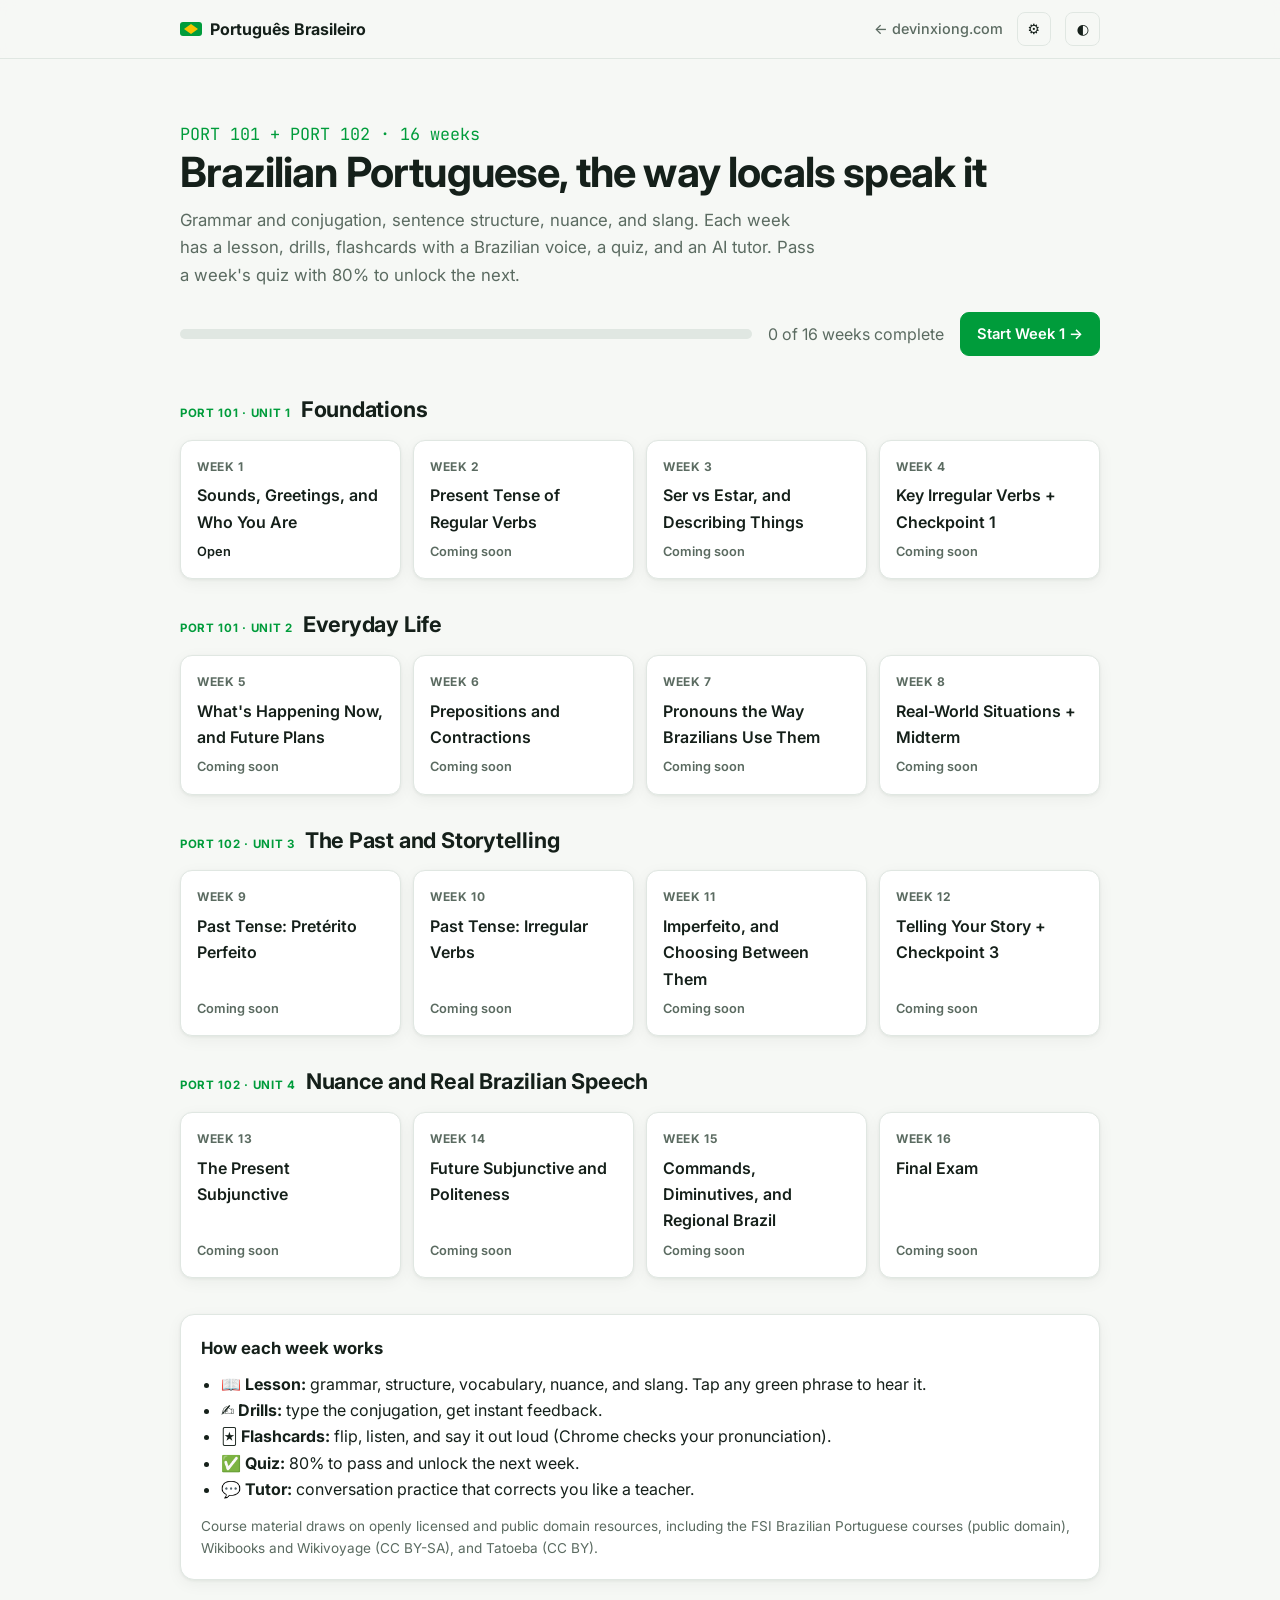
<file: site/portuguese/index.html>
<!doctype html>
<html lang="en">
<head>
  <meta charset="utf-8">
  <meta name="viewport" content="width=device-width, initial-scale=1">
  <title>Brazilian Portuguese | Self-Paced Course</title>
  <link rel="preconnect" href="https://fonts.googleapis.com">
  <link rel="preconnect" href="https://fonts.gstatic.com" crossorigin>
  <link href="https://fonts.googleapis.com/css2?family=Inter:wght@400;500;600;700&family=JetBrains+Mono:wght@400;500&display=swap" rel="stylesheet">
  <link rel="stylesheet" href="course.css">
</head>
<body>
  <header class="topbar">
    <div class="topbar-inner">
      <a class="brand" href="index.html"><span class="brand-flag"></span>Português Brasileiro</a>
      <nav>
        <a href="../index.html" class="hide-sm">← devinxiong.com</a>
        <button class="icon-btn" id="settings-btn" aria-label="Settings">⚙️</button>
        <button class="icon-btn" id="theme-toggle" aria-label="Toggle dark mode">◐</button>
      </nav>
    </div>
  </header>

  <main>
    <section class="hero">
      <p class="mono" style="color:var(--accent)">PORT 101 + PORT 102 · 16 weeks</p>
      <h1>Brazilian Portuguese, the way locals speak it</h1>
      <p>Grammar and conjugation, sentence structure, nuance, and slang. Each week has a lesson, drills, flashcards with a Brazilian voice, a quiz, and an AI tutor. Pass a week's quiz with 80% to unlock the next.</p>
      <div class="progress-wrap">
        <div class="progress"><span id="progress-bar" style="width:0"></span></div>
        <span class="muted" id="progress-text"></span>
        <a class="btn primary" id="continue" href="lesson.html?week=1">Start Week 1 →</a>
      </div>
    </section>

    <div id="units"></div>

    <section class="card" style="margin-top:36px">
      <h3>How each week works</h3>
      <ul style="padding-left:20px">
        <li><strong>📖 Lesson:</strong> grammar, structure, vocabulary, nuance, and slang. Tap any green phrase to hear it.</li>
        <li><strong>✍️ Drills:</strong> type the conjugation, get instant feedback.</li>
        <li><strong>🃏 Flashcards:</strong> flip, listen, and say it out loud (Chrome checks your pronunciation).</li>
        <li><strong>✅ Quiz:</strong> 80% to pass and unlock the next week.</li>
        <li><strong>💬 Tutor:</strong> conversation practice that corrects you like a teacher.</li>
      </ul>
      <p class="muted" style="margin-top:12px;font-size:.85rem">Course material draws on openly licensed and public domain resources, including the FSI Brazilian Portuguese courses (public domain), Wikibooks and Wikivoyage (CC BY-SA), and Tatoeba (CC BY).</p>
    </section>
  </main>

  <dialog id="settings">
    <h3>Sync and tutor</h3>
    <p class="muted">Enter your private sync key to unlock the AI tutor and sync progress across your devices.</p>
    <input id="sync-key" type="password" autocomplete="off" placeholder="Sync key">
    <div style="display:flex;gap:8px;justify-content:space-between;flex-wrap:wrap">
      <button class="btn" id="settings-reset">Clear this browser's progress</button>
      <span style="display:flex;gap:8px">
        <button class="btn" onclick="this.closest('dialog').close()">Cancel</button>
        <button class="btn primary" id="settings-save">Save</button>
      </span>
    </div>
  </dialog>

  <script src="course.js"></script>
</body>
</html>
</file>
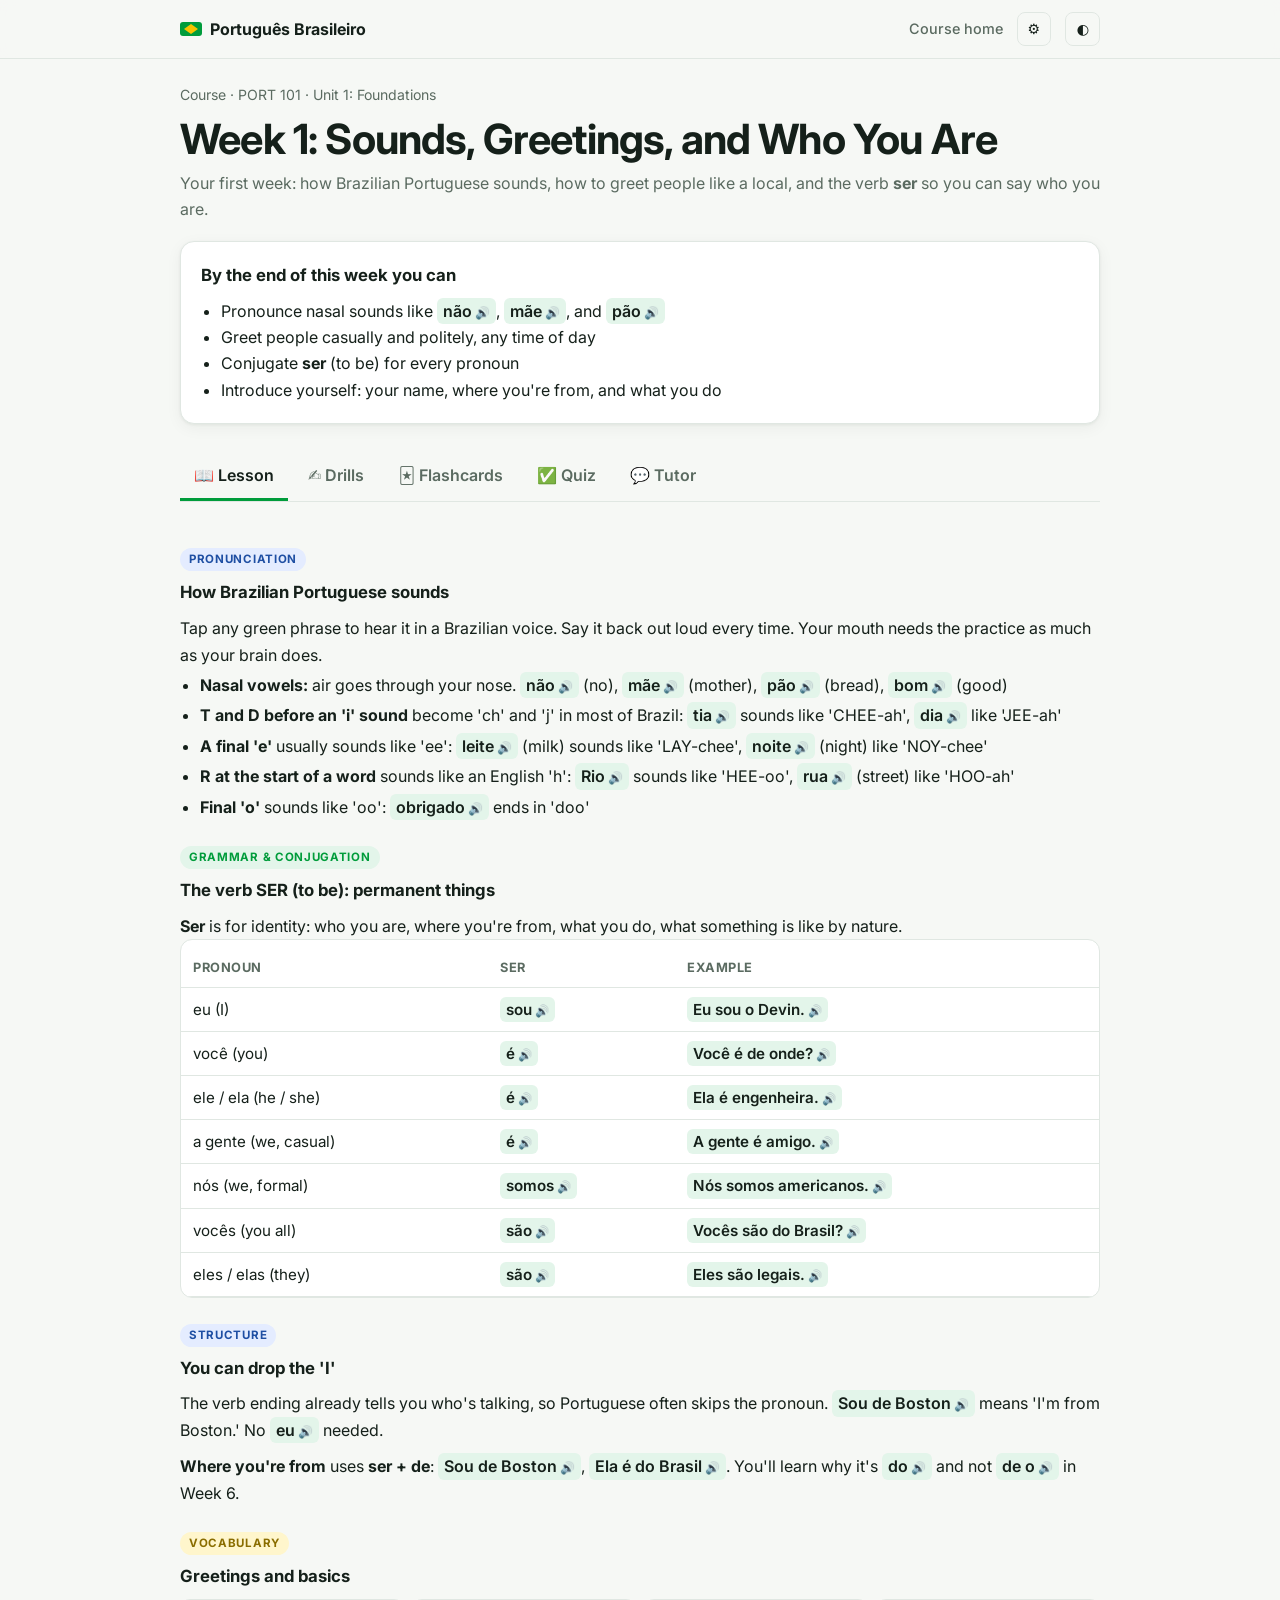
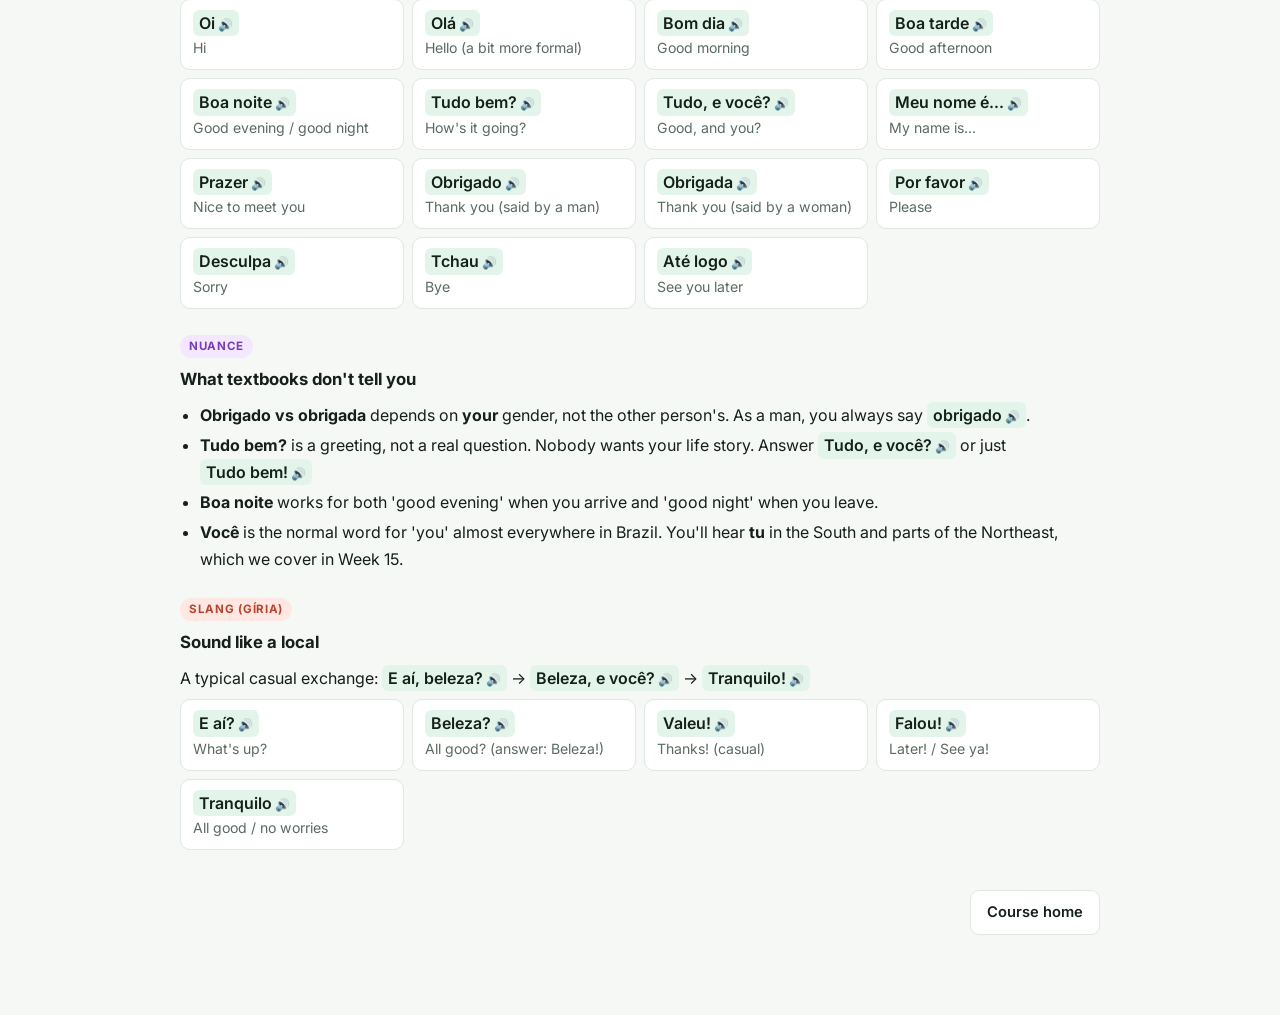
<file: site/portuguese/lesson.html>
<!doctype html>
<html lang="en">
<head>
  <meta charset="utf-8">
  <meta name="viewport" content="width=device-width, initial-scale=1">
  <title>Lesson | Brazilian Portuguese</title>
  <link rel="preconnect" href="https://fonts.googleapis.com">
  <link rel="preconnect" href="https://fonts.gstatic.com" crossorigin>
  <link href="https://fonts.googleapis.com/css2?family=Inter:wght@400;500;600;700&family=JetBrains+Mono:wght@400;500&display=swap" rel="stylesheet">
  <link rel="stylesheet" href="course.css">
</head>
<body>
  <header class="topbar">
    <div class="topbar-inner">
      <a class="brand" href="index.html"><span class="brand-flag"></span>Português Brasileiro</a>
      <nav>
        <a href="index.html">Course home</a>
        <button class="icon-btn" id="settings-btn" aria-label="Settings">⚙️</button>
        <button class="icon-btn" id="theme-toggle" aria-label="Toggle dark mode">◐</button>
      </nav>
    </div>
  </header>

  <main>
    <div class="crumbs"><a href="index.html">Course</a> · <span id="crumb-unit"></span></div>
    <div id="lesson"><p class="muted">Loading lesson…</p></div>
  </main>

  <dialog id="settings">
    <h3>Sync and tutor</h3>
    <p class="muted">Enter your private sync key to unlock the AI tutor and sync progress across your devices.</p>
    <input id="sync-key" type="password" autocomplete="off" placeholder="Sync key">
    <div style="display:flex;gap:8px;justify-content:space-between;flex-wrap:wrap">
      <button class="btn" id="settings-reset">Clear this browser's progress</button>
      <span style="display:flex;gap:8px">
        <button class="btn" onclick="this.closest('dialog').close()">Cancel</button>
        <button class="btn primary" id="settings-save">Save</button>
      </span>
    </div>
  </dialog>

  <script src="course.js"></script>
</body>
</html>
</file>
<file: site/portuguese/course.css>
:root {
  --bg: #f6f8f5;
  --surface: #ffffff;
  --text: #15201a;
  --muted: #5b6b61;
  --border: #e0e7e2;
  --accent: #009c3b;        /* Brazil green */
  --accent-soft: #e3f5ea;
  --gold: #f5c400;          /* Brazil yellow */
  --gold-soft: #fff6cc;
  --blue: #1f4fa3;          /* Brazil blue */
  --good: #0f8a3c;
  --bad: #c0362c;
  --shadow: 0 1px 3px rgba(16, 32, 24, .06), 0 4px 16px rgba(16, 32, 24, .05);
}
[data-theme="dark"] {
  --bg: #0e1411;
  --surface: #161e19;
  --text: #e6eee9;
  --muted: #94a59a;
  --border: #25312a;
  --accent: #2ec46a;
  --accent-soft: #153222;
  --gold: #ffd84d;
  --gold-soft: #2e2810;
  --blue: #7aa5ff;
  --good: #3fd67c;
  --bad: #ff7a6e;
  --shadow: none;
  color-scheme: dark;
}

* { box-sizing: border-box; margin: 0; padding: 0; }
html { scroll-behavior: smooth; }
body {
  font-family: "Inter", system-ui, sans-serif; background: var(--bg); color: var(--text);
  line-height: 1.65; transition: background .25s, color .25s;
}
a { color: inherit; }
button { font: inherit; cursor: pointer; }
.mono { font-family: "JetBrains Mono", ui-monospace, monospace; }
.muted { color: var(--muted); }
[hidden] { display: none !important; }

/* ---------- Top bar ---------- */
.topbar {
  position: sticky; top: 0; z-index: 10; border-bottom: 1px solid var(--border);
  background: color-mix(in srgb, var(--bg) 88%, transparent); backdrop-filter: blur(8px);
}
.topbar-inner { max-width: 960px; margin: 0 auto; padding: 12px 20px; display: flex; align-items: center; gap: 16px; }
.brand { font-weight: 700; text-decoration: none; display: flex; align-items: center; gap: 8px; }
.brand-flag { width: 22px; height: 14px; border-radius: 3px; background: var(--accent); position: relative; overflow: hidden; }
.brand-flag::after {
  content: ""; position: absolute; inset: 2px 4px; background: var(--gold);
  clip-path: polygon(50% 0, 100% 50%, 50% 100%, 0 50%);
}
.topbar nav { margin-left: auto; display: flex; gap: 14px; align-items: center; }
.topbar nav a { text-decoration: none; color: var(--muted); font-size: .9rem; font-weight: 500; }
.topbar nav a:hover { color: var(--text); }
.icon-btn {
  background: none; border: 1px solid var(--border); color: var(--text);
  border-radius: 8px; height: 34px; min-width: 34px; padding: 0 10px; font-size: .9rem;
}

main { max-width: 960px; margin: 0 auto; padding: 24px 20px 80px; }
h1 { font-size: clamp(1.8rem, 5vw, 2.6rem); line-height: 1.15; letter-spacing: -.02em; text-wrap: balance; }
h2 { font-size: 1.35rem; margin: 36px 0 14px; letter-spacing: -.01em; }
h3 { font-size: 1.05rem; margin-bottom: 8px; }
p + p { margin-top: 10px; }

/* ---------- Cards and buttons ---------- */
.card {
  background: var(--surface); border: 1px solid var(--border); border-radius: 14px;
  padding: 20px; box-shadow: var(--shadow);
}
.btn {
  display: inline-flex; align-items: center; gap: 6px; text-decoration: none;
  padding: 9px 16px; border-radius: 9px; border: 1px solid var(--border);
  background: var(--surface); color: var(--text); font-weight: 600; font-size: .92rem;
  transition: transform .15s, border-color .15s;
}
.btn:hover { transform: translateY(-1px); border-color: var(--accent); }
.btn.primary { background: var(--accent); border-color: var(--accent); color: #fff; }
.btn:disabled { opacity: .5; cursor: not-allowed; transform: none; }
:focus-visible { outline: 2px solid var(--accent); outline-offset: 2px; }

/* ---------- Dashboard ---------- */
.hero { padding: 28px 0 8px; }
.hero p { max-width: 640px; margin-top: 10px; color: var(--muted); font-size: 1.05rem; }
.progress-wrap { margin-top: 22px; display: flex; flex-wrap: wrap; gap: 16px; align-items: center; }
.progress { flex: 1; min-width: 200px; height: 10px; background: var(--border); border-radius: 999px; overflow: hidden; }
.progress span { display: block; height: 100%; background: linear-gradient(90deg, var(--accent), var(--gold)); border-radius: 999px; transition: width .6s; }
.unit { margin-top: 28px; }
.unit-head { display: flex; flex-wrap: wrap; align-items: baseline; gap: 10px; margin-bottom: 12px; }
.unit-head .tag { font-size: .72rem; font-weight: 700; text-transform: uppercase; letter-spacing: .06em; color: var(--accent); }
.week-grid { display: grid; grid-template-columns: repeat(auto-fill, minmax(200px, 1fr)); gap: 12px; }
.week {
  display: flex; flex-direction: column; gap: 6px; text-decoration: none;
  background: var(--surface); border: 1px solid var(--border); border-radius: 12px; padding: 16px;
  box-shadow: var(--shadow); transition: transform .15s, border-color .15s;
}
.week:hover { transform: translateY(-2px); border-color: var(--accent); }
.week .num { font-size: .75rem; font-weight: 700; color: var(--muted); text-transform: uppercase; letter-spacing: .05em; }
.week .title { font-weight: 600; }
.week .status { margin-top: auto; font-size: .8rem; font-weight: 600; }
.week.done { border-color: var(--accent); }
.week.done .status { color: var(--good); }
.week.locked { opacity: .55; pointer-events: none; }
.week.soon .status { color: var(--muted); }

/* ---------- Lesson ---------- */
.crumbs { font-size: .88rem; color: var(--muted); margin-bottom: 10px; }
.crumbs a { text-decoration: none; }
.lesson-head p { color: var(--muted); margin-top: 6px; }
.objectives { margin-top: 18px; }
.objectives ul { padding-left: 20px; }
.tabs { display: flex; gap: 6px; flex-wrap: wrap; margin: 28px 0 8px; border-bottom: 1px solid var(--border); }
.tab {
  background: none; border: none; border-bottom: 3px solid transparent; padding: 10px 14px;
  color: var(--muted); font-weight: 600;
}
.tab.active { color: var(--text); border-bottom-color: var(--accent); }
.panel { padding-top: 12px; }
.section { margin-top: 22px; }
.section-label {
  display: inline-block; font-size: .72rem; font-weight: 700; text-transform: uppercase;
  letter-spacing: .06em; padding: 2px 9px; border-radius: 999px; margin-bottom: 8px;
}
.label-grammar { background: var(--accent-soft); color: var(--accent); }
.label-structure { background: #e4ecff; color: var(--blue); }
.label-vocab { background: var(--gold-soft); color: #8a6d00; }
.label-nuance { background: #f3e8ff; color: #7a3db8; }
.label-slang { background: #ffe8e3; color: #b8442b; }
[data-theme="dark"] .label-structure { background: #17233d; }
[data-theme="dark"] .label-vocab { color: var(--gold); }
[data-theme="dark"] .label-nuance { background: #2a1d3a; color: #c79bff; }
[data-theme="dark"] .label-slang { background: #3a1f19; color: #ff9b85; }
.section ul { padding-left: 20px; }
.section li { margin: 4px 0; }

table { width: 100%; border-collapse: collapse; margin-top: 8px; font-size: .95rem; }
th, td { text-align: left; padding: 9px 12px; border-bottom: 1px solid var(--border); }
th { font-size: .8rem; text-transform: uppercase; letter-spacing: .04em; color: var(--muted); }
.table-wrap { overflow-x: auto; background: var(--surface); border: 1px solid var(--border); border-radius: 12px; }

/* Clickable Portuguese: tap to hear it */
.say {
  border: none; background: var(--accent-soft); color: var(--text); border-radius: 6px;
  padding: 0 6px; font-weight: 600; font-size: inherit; line-height: inherit;
}
.say::after { content: " 🔊"; font-size: .75em; }
.say:hover { outline: 2px solid var(--accent); }

.phrase-list { display: grid; grid-template-columns: repeat(auto-fill, minmax(200px, 1fr)); gap: 8px; margin-top: 8px; }
.phrase { background: var(--surface); border: 1px solid var(--border); border-radius: 10px; padding: 10px 12px; }
.phrase .en { display: block; color: var(--muted); font-size: .88rem; }

/* ---------- Drills, flashcards, quiz ---------- */
.drill { display: flex; flex-direction: column; gap: 12px; max-width: 560px; }
.drill-prompt { font-size: 1.3rem; font-weight: 600; }
.drill-row { display: flex; gap: 8px; }
.drill-row input {
  flex: 1; min-width: 0; font: inherit; font-size: 1.05rem; padding: 10px 12px; border-radius: 9px;
  border: 1px solid var(--border); background: var(--bg); color: var(--text);
}
.feedback { min-height: 1.6em; font-weight: 600; }
.feedback.good { color: var(--good); }
.feedback.bad { color: var(--bad); }
.feedback.close { color: #b8860b; }
.counter { font-size: .85rem; color: var(--muted); }

.flashcard {
  min-height: 190px; display: flex; flex-direction: column; align-items: center; justify-content: center;
  text-align: center; gap: 8px; cursor: pointer; user-select: none; font-size: 1.5rem; font-weight: 600;
}
.flashcard .hint { font-size: .85rem; font-weight: 400; color: var(--muted); }
.card-actions { display: flex; gap: 8px; flex-wrap: wrap; justify-content: center; margin-top: 12px; }

.question { margin-top: 18px; }
.question p { font-weight: 600; margin-bottom: 8px; }
.choices { display: flex; flex-direction: column; gap: 6px; }
.choice {
  text-align: left; padding: 10px 12px; border-radius: 9px; border: 1px solid var(--border);
  background: var(--surface); color: var(--text);
}
.choice.picked { border-color: var(--blue); outline: 2px solid var(--blue); }
.choice.right { border-color: var(--good); background: var(--accent-soft); }
.choice.wrong { border-color: var(--bad); }
.score { margin-top: 20px; font-size: 1.1rem; font-weight: 700; }

/* ---------- Tutor ---------- */
.tutor-log { display: flex; flex-direction: column; gap: 10px; max-height: 460px; overflow-y: auto; padding: 4px; }
.msg { max-width: 85%; padding: 10px 13px; border-radius: 12px; white-space: pre-wrap; }
.msg.bot { background: var(--surface); border: 1px solid var(--border); align-self: flex-start; }
.msg.user { background: var(--accent); color: #fff; align-self: flex-end; }

/* ---------- Settings dialog ---------- */
dialog {
  margin: auto; border: 1px solid var(--border); border-radius: 14px; padding: 22px;
  background: var(--surface); color: var(--text); width: min(440px, calc(100vw - 32px));
}
dialog::backdrop { background: rgba(0, 0, 0, .45); }
dialog input {
  width: 100%; font: inherit; padding: 9px 12px; margin: 10px 0; border-radius: 9px;
  border: 1px solid var(--border); background: var(--bg); color: var(--text);
}

@media (max-width: 640px) {
  .topbar nav a.hide-sm { display: none; }
  th, td { padding: 8px; }
}
@media (prefers-reduced-motion: reduce) {
  html { scroll-behavior: auto; }
  .btn, .week, .progress span { transition: none; }
}
</file>
